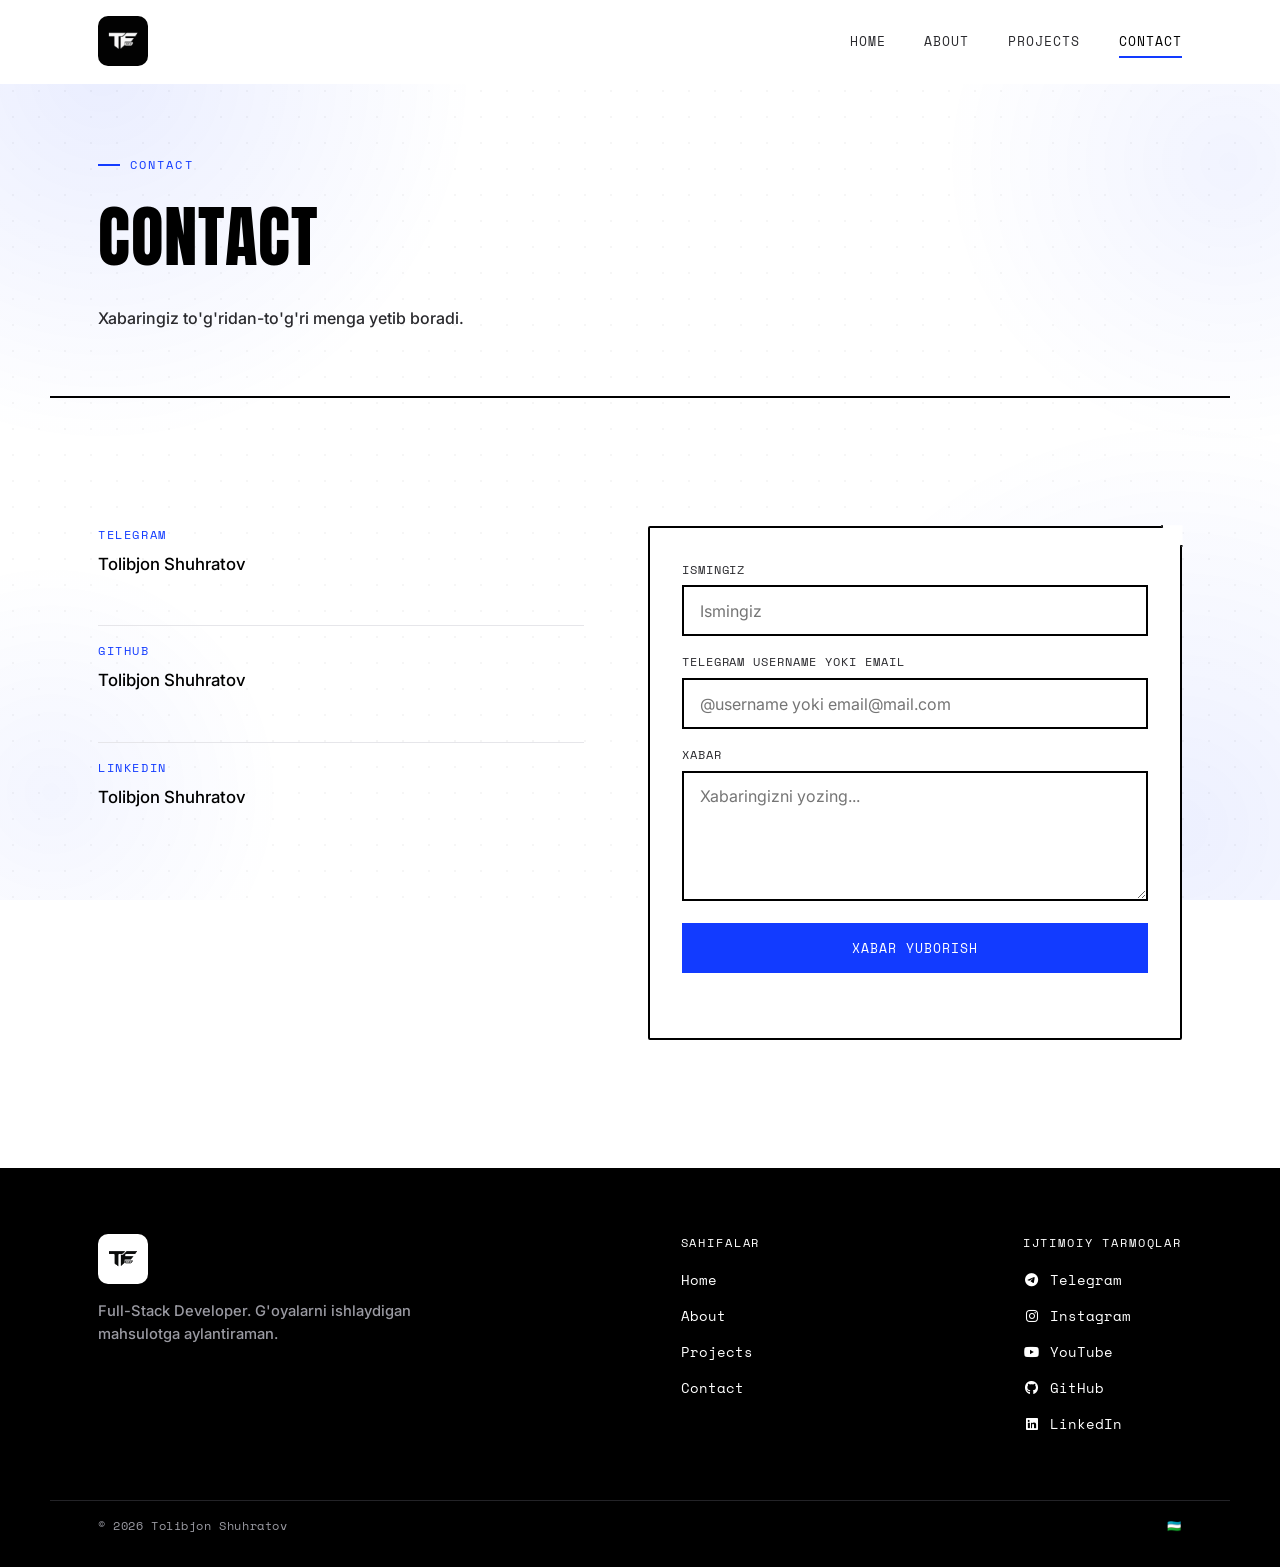
<file: contact.html>
<!DOCTYPE html>
<html lang="uz">
<head>
<meta charset="UTF-8">
<meta name="viewport" content="width=device-width, initial-scale=1.0">
<title>Contact — Tolibjon Shuhratov</title>

<link rel="icon" href="./images/Main logo T-F-dev 2.jpg">
<link rel="preconnect" href="https://fonts.googleapis.com">
<link rel="preconnect" href="https://fonts.gstatic.com" crossorigin>
<link href="https://fonts.googleapis.com/css2?family=Anton&family=Inter:wght@400;500;600&family=Space+Mono:wght@400;700&display=swap" rel="stylesheet">
<link rel="stylesheet" href="https://cdnjs.cloudflare.com/ajax/libs/font-awesome/6.5.1/css/all.min.css">

<link rel="stylesheet" href="css/variables.css">
<link rel="stylesheet" href="css/base.css">
<link rel="stylesheet" href="css/navbar.css">
<link rel="stylesheet" href="css/footer.css">
<link rel="stylesheet" href="css/contact.css">
</head>
<body>

<!-- ============ NAVBAR ============ -->
<header class="nav" id="siteNav">
  <div class="nav__inner">
    <a href="index.html" class="nav__logo">
      <img src="./images/Main logo T-F-dev 2.jpg" alt="Logo" onerror="this.style.display='none'">
    </a>
    <nav class="nav__links" id="navLinks">
      <a href="index.html" class="nav__link">Home</a>
      <a href="about.html" class="nav__link">About</a>
      <a href="projects.html" class="nav__link">Projects</a>
      <a href="contact.html" class="nav__link is-active">Contact</a>
    </nav>
    <button class="nav__burger" id="navBurger" aria-label="Menyuni ochish" aria-expanded="false">
      <span></span><span></span><span></span>
    </button>
  </div>
</header>

<!-- ============ CONTACT HERO ============ -->
<section class="contact-hero container">
  <p class="eyebrow">Contact</p>
  <h1 class="contact-hero__title">Contact</h1>
  <p class="contact-hero__lead">
    Xabaringiz to'g'ridan-to'g'ri menga yetib boradi.
  </p>
</section>

<!-- ============ CONTACT CONTENT ============ -->
<section class="container contact-layout">

  <div class="contact-info">
    <div class="contact-info__item">
      <p class="contact-info__label">Telegram</p>
      <p class="contact-info__value"><a href="https://t.me/tolibjon_developer" target="_blank" rel="noopener">Tolibjon Shuhratov</a></p>
    </div>
    <div class="contact-info__item">
      <p class="contact-info__label">GitHub</p>
      <p class="contact-info__value"><a href="https://github.com/Tolibjonshurhatov" target="_blank" rel="noopener">Tolibjon Shuhratov</a></p>
    </div>
    <div class="contact-info__item">
      <p class="contact-info__label">LinkedIn</p>
      <p class="contact-info__value"><a href="https://www.linkedin.com/in/tolibjon-shuhratov-9ba1553ba/" target="_blank" rel="noopener">Tolibjon Shuhratov</a></p>
    </div>
  </div>

  <form class="contact-form panel" id="contactForm" autocomplete="off">
    <div class="field">
      <label for="name">Ismingiz</label>
      <input type="text" id="name" name="name" placeholder="Ismingiz" required>
    </div>
    <div class="field">
      <label for="contact">Telegram username yoki email</label>
      <input type="text" id="contact" name="contact" placeholder="@username yoki email@mail.com" required>
    </div>
    <div class="field">
      <label for="message">Xabar</label>
      <textarea id="message" name="message" placeholder="Xabaringizni yozing..." required></textarea>
    </div>
    <button type="submit" class="btn btn--blue contact-form__submit" id="submitBtn">Xabar yuborish</button>
    <p class="form-status" id="formStatus"></p>
  </form>

</section>

<!-- ============ FOOTER ============ -->
<footer class="footer">
  <div class="container footer__inner">
    <div class="footer__brand">
      <div class="footer__logo">
        <img src="./images/Main logo T-F-dev 2.jpg" alt="Logo" onerror="this.style.display='none'">
      </div>
      <p class="footer__tag">Full-Stack Developer. G'oyalarni ishlaydigan mahsulotga aylantiraman.</p>
    </div>
    <div class="footer__col">
      <p class="footer__col-title">Sahifalar</p>
      <a class="footer__link" href="index.html">Home</a>
      <a class="footer__link" href="about.html">About</a>
      <a class="footer__link" href="projects.html">Projects</a>
      <a class="footer__link" href="contact.html">Contact</a>
    </div>

    <div class="footer__col">
      <p class="footer__col-title">Ijtimoiy tarmoqlar</p>
      <a class="footer__link" href="https://t.me/tolibjon_developer" target="_blank" rel="noopener"><i class="fa-brands fa-telegram"></i> Telegram</a>
      <a class="footer__link" href="https://instagram.com/tolibjon_shuhratov" target="_blank" rel="noopener"><i class="fa-brands fa-instagram"></i> Instagram</a>
      <a class="footer__link" href="https://www.youtube.com/channel/UCIuuOEX1LmV-xIZkvryFAFQ" target="_blank" rel="noopener"><i class="fa-brands fa-youtube"></i> YouTube</a>
      <a class="footer__link" href="https://github.com/Tolibjonshurhatov" target="_blank" rel="noopener"><i class="fa-brands fa-github"></i> GitHub</a>
      <a class="footer__link" href="https://www.linkedin.com/in/tolibjon-shuhratov-9ba1553ba/" target="_blank" rel="noopener"><i class="fa-brands fa-linkedin"></i> LinkedIn</a>
    </div>
  </div>
  <div class="container footer__bottom">
    <span>© 2026 Tolibjon Shuhratov</span>
    <span>🇺🇿</span>
  </div>
</footer>

<script src="js/navbar.js"></script>
<script src="js/contact.js"></script>
</body>
</html>
</file>
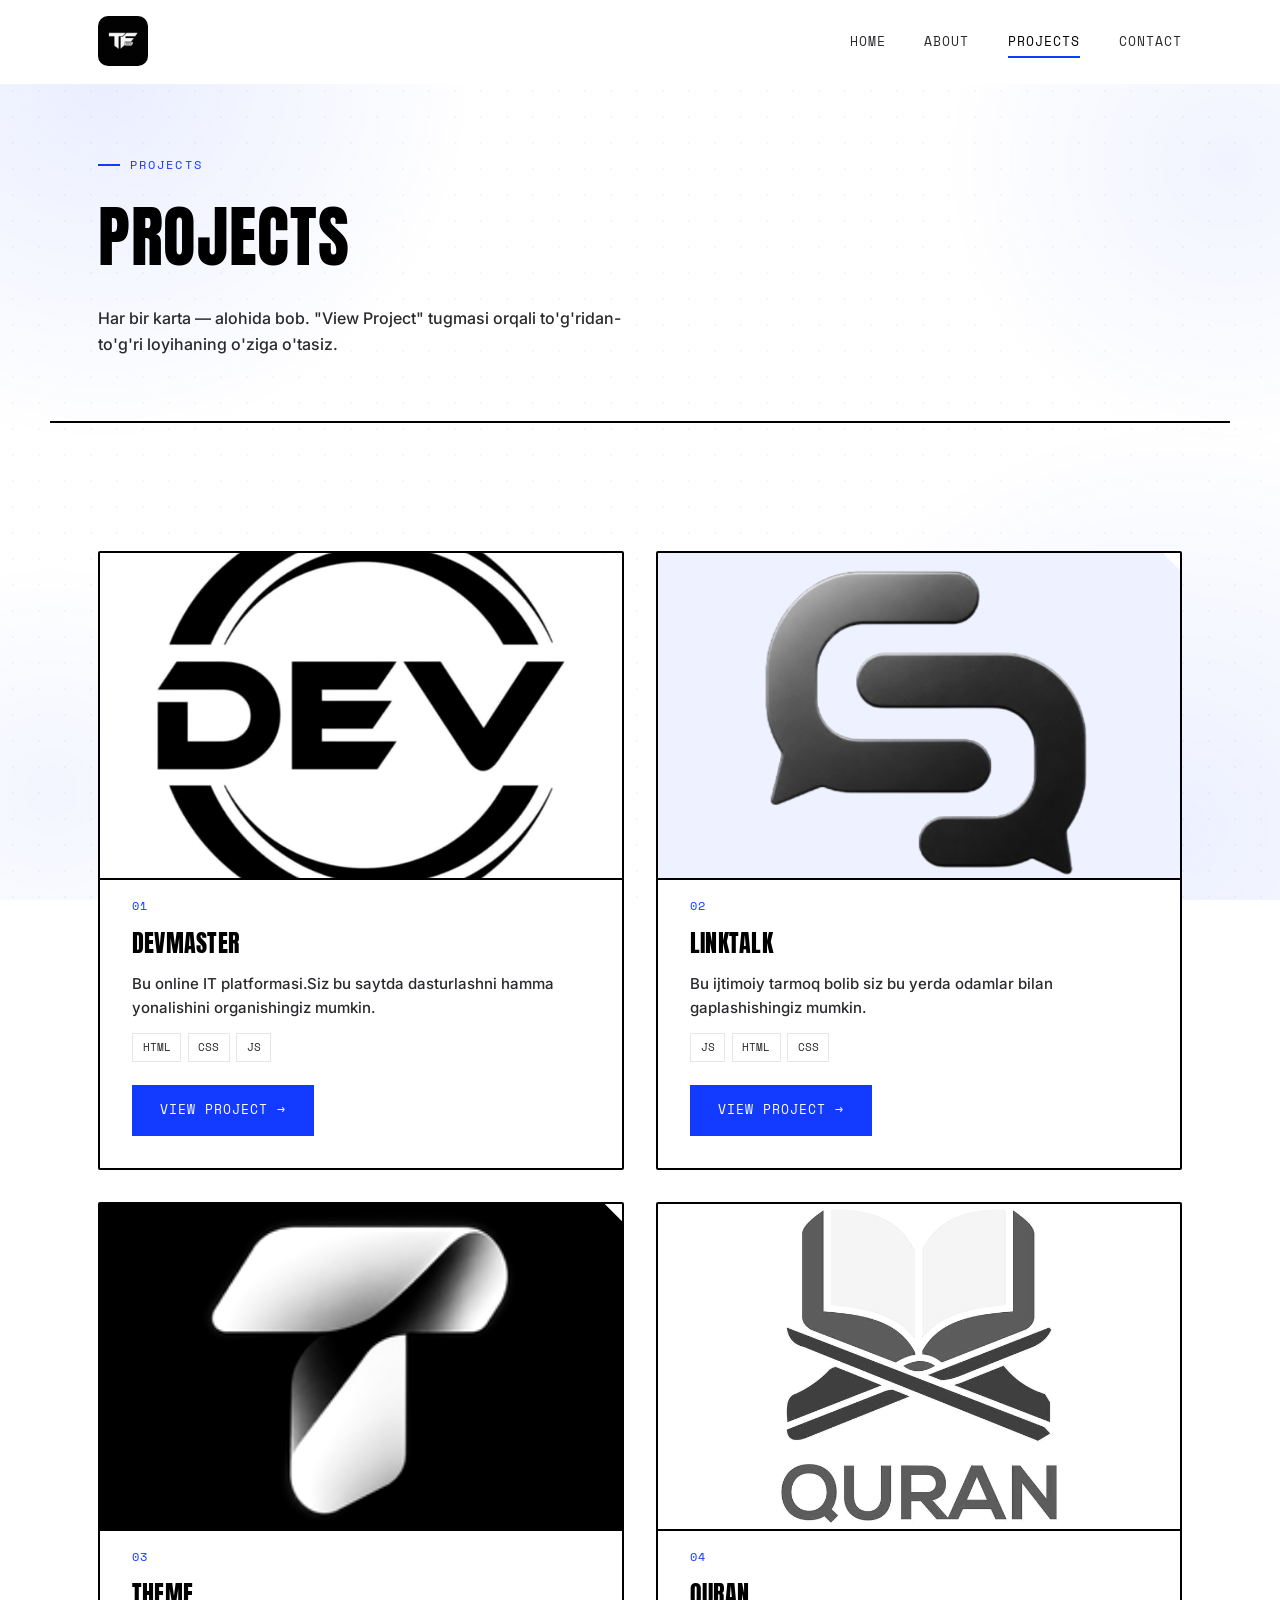
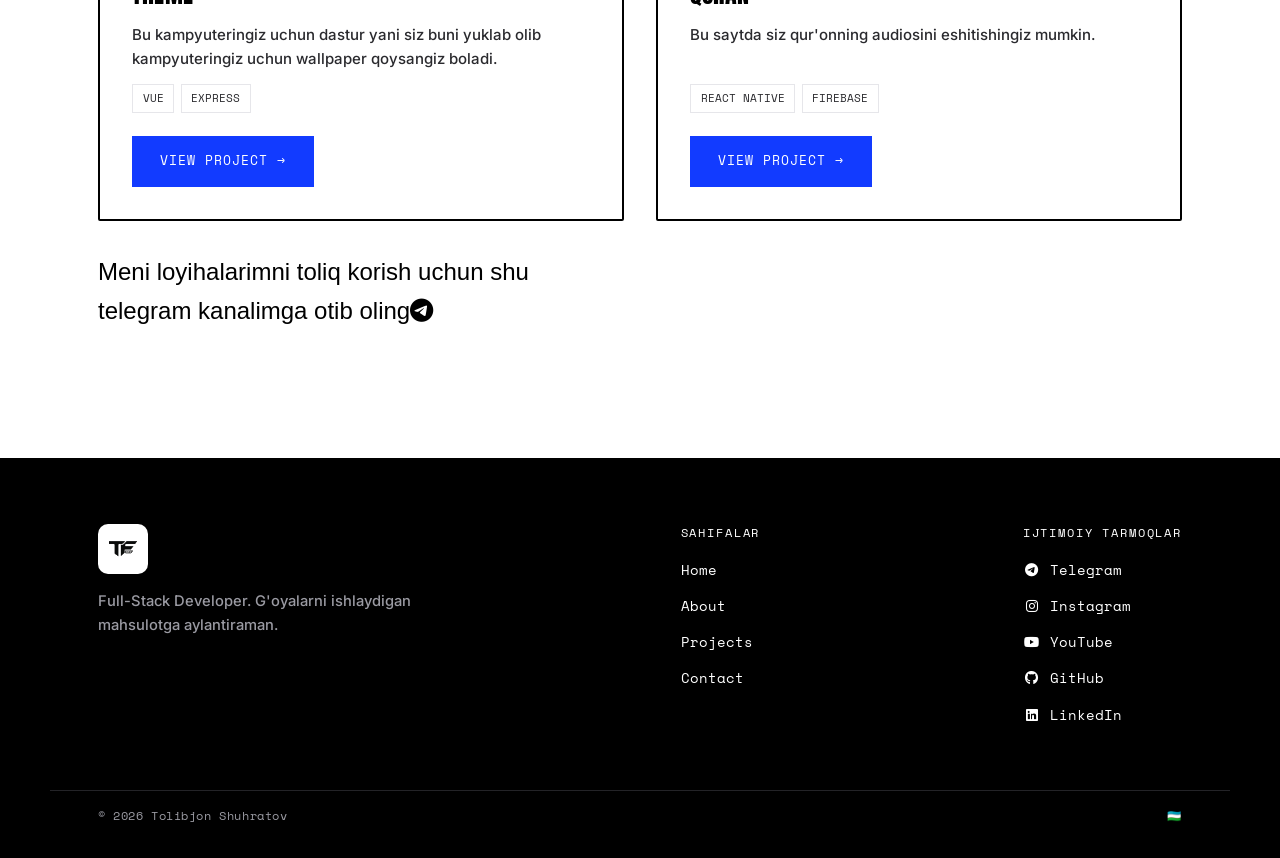
<file: projects.html>
<!DOCTYPE html>
<html lang="uz">
<head>
<meta charset="UTF-8">
<meta name="viewport" content="width=device-width, initial-scale=1.0">
<title>Projects — Tolibjon Shuhratov</title>
<link rel="icon" href="./images/Main logo T-F-dev 2.jpg">
<link rel="preconnect" href="https://fonts.googleapis.com">
<link rel="preconnect" href="https://fonts.gstatic.com" crossorigin>
<link href="https://fonts.googleapis.com/css2?family=Anton&family=Inter:wght@400;500;600&family=Space+Mono:wght@400;700&display=swap" rel="stylesheet">
<link rel="stylesheet" href="https://cdnjs.cloudflare.com/ajax/libs/font-awesome/6.5.1/css/all.min.css">

<link rel="stylesheet" href="css/variables.css">
<link rel="stylesheet" href="css/base.css">
<link rel="stylesheet" href="css/navbar.css">
<link rel="stylesheet" href="css/footer.css">
<link rel="stylesheet" href="css/projects.css">
</head>
<body>

<!-- ============ NAVBAR ============ -->
<header class="nav" id="siteNav">
  <div class="nav__inner">
    <a href="index.html" class="nav__logo">
      <img src="./images/Main logo T-F-dev 2.jpg" alt="Logo" onerror="this.style.display='none'">
    </a>
    <nav class="nav__links" id="navLinks">
      <a href="index.html" class="nav__link">Home</a>
      <a href="about.html" class="nav__link">About</a>
      <a href="projects.html" class="nav__link is-active">Projects</a>
      <a href="contact.html" class="nav__link">Contact</a>
    </nav>
    <button class="nav__burger" id="navBurger" aria-label="Menyuni ochish" aria-expanded="false">
      <span></span><span></span><span></span>
    </button>
  </div>
</header>

<!-- ============ PROJECTS HERO ============ -->
<section class="projects-hero container">
  <p class="eyebrow">Projects</p>
  <h1 class="projects-hero__title">Projects</h1>
  <p class="projects-hero__lead">
    Har bir karta — alohida bob. "View Project" tugmasi orqali to'g'ridan-to'g'ri
    loyihaning o'ziga o'tasiz.
  </p>
</section>

<!-- ============ PROJECTS GRID ============ -->
<section class="container projects-grid">

  <article class="project-card panel">
    <div class="project-card__media">
      <!-- Loyiha skrinshotini shu yerga qo'ying -->
      <img src="./images/devmaster.jpg" alt="Project 1" onerror="this.style.opacity='0'">
    </div>
    <div class="project-card__body">
      <p class="project-card__num">01</p>
      <h3 class="project-card__title">DevMaster</h3>
      <p class="project-card__desc">Bu online IT platformasi.Siz bu saytda dasturlashni hamma yonalishini organishingiz mumkin.</p>
      <div class="project-card__tags">
        <span>HTML</span><span>CSS</span><span>JS</span>
      </div>
      <!-- HREF ga o'zingizning loyiha havolangizni qo'ying -->
      <a href="https://tolibjonshurhatov.github.io/DevMaster./" target="_blank" rel="noopener" class="btn btn--blue project-card__link">View Project →</a>
    </div>
  </article>

  <article class="project-card panel">
    <div class="project-card__media">
      <img src="./images/LInkTalk.png" alt="Project 2" onerror="this.style.opacity='0'">
    </div>
    <div class="project-card__body">
      <p class="project-card__num">02</p>
      <h3 class="project-card__title">LInkTalk</h3>
      <p class="project-card__desc">Bu ijtimoiy tarmoq bolib siz bu yerda odamlar bilan gaplashishingiz mumkin.</p>
      <div class="project-card__tags">
        <span>JS</span><span>HTML</span><span>CSS</span>
      </div>
      <a href="https://tolibjonshurhatov.github.io/LInkTalk./" target="_blank" rel="noopener" class="btn btn--blue project-card__link">View Project →</a>
    </div>
  </article>

  <article class="project-card panel">
    <div class="project-card__media">
      <img src="./images/Theme.png" alt="Project 3" onerror="this.style.opacity='0'">
    </div>
    <div class="project-card__body">
      <p class="project-card__num">03</p>
      <h3 class="project-card__title">Theme</h3>
      <p class="project-card__desc">Bu kampyuteringiz uchun dastur yani siz buni yuklab olib kampyuteringiz uchun wallpaper qoysangiz boladi.</p>
      <div class="project-card__tags">
        <span>Vue</span><span>Express</span>
      </div>
      <a href="https://tolibjonshurhatov.github.io/Theme.app/" target="_blank" rel="noopener" class="btn btn--blue project-card__link">View Project →</a>
    </div>
  </article>

  <article class="project-card panel">
    <div class="project-card__media">
      <img src="./images/Quran.jpg" alt="Project 4" onerror="this.style.opacity='0'">
    </div>
    <div class="project-card__body">
      <p class="project-card__num">04</p>
      <h3 class="project-card__title">QURAN</h3>
      <p class="project-card__desc">Bu saytda siz qur'onning audiosini eshitishingiz mumkin.</p>
      <div class="project-card__tags">
        <span>React Native</span><span>Firebase</span>
      </div>
      <a href="https://tolibjonshurhatov.github.io/QURAN---L/" target="_blank" rel="noopener" class="btn btn--blue project-card__link">View Project →</a>
    </div>
  </article>
 <a class="pro" href="https://t.me/tolibjon_developer">Meni loyihalarimni toliq korish uchun shu telegram kanalimga otib oling<i class="fab fa-telegram"></i> </a> 
</section>

<!-- ============ FOOTER ============ -->
<footer class="footer">
  <div class="container footer__inner">
    <div class="footer__brand">
      <div class="footer__logo">
        <img src="./images/Main logo T-F-dev 2.jpg" alt="Logo" onerror="this.style.display='none'">
      </div>
      <p class="footer__tag">Full-Stack Developer. G'oyalarni ishlaydigan mahsulotga aylantiraman.</p>
    </div>
    <div class="footer__col">
      <p class="footer__col-title">Sahifalar</p>
      <a class="footer__link" href="index.html">Home</a>
      <a class="footer__link" href="about.html">About</a>
      <a class="footer__link" href="projects.html">Projects</a>
      <a class="footer__link" href="contact.html">Contact</a>
    </div>

    <div class="footer__col">
      <p class="footer__col-title">Ijtimoiy tarmoqlar</p>
      <a class="footer__link" href="https://t.me/tolibjon_developer" target="_blank" rel="noopener"><i class="fa-brands fa-telegram"></i> Telegram</a>
      <a class="footer__link" href="https://instagram.com/tolibjon_shuhratov" target="_blank" rel="noopener"><i class="fa-brands fa-instagram"></i> Instagram</a>
      <a class="footer__link" href="https://www.youtube.com/channel/UCIuuOEX1LmV-xIZkvryFAFQ" target="_blank" rel="noopener"><i class="fa-brands fa-youtube"></i> YouTube</a>
      <a class="footer__link" href="https://github.com/Tolibjonshurhatov" target="_blank" rel="noopener"><i class="fa-brands fa-github"></i> GitHub</a>
      <a class="footer__link" href="https://www.linkedin.com/in/tolibjon-shuhratov-9ba1553ba/" target="_blank" rel="noopener"><i class="fa-brands fa-linkedin"></i> LinkedIn</a>
    </div>
  </div>
  <div class="container footer__bottom">
    <span>© 2026 Tolibjon Shuhratov</span>
    <span>🇺🇿</span>
  </div>
</footer>

<script src="js/navbar.js"></script>
</body>
</html>
</file>
<file: css/variables.css>
/* =========================================================
   TOLIBJON SHUHRATOV — PORTFOLIO
   variables.css — design tokens (rang, shrift, bo'shliq)
   ========================================================= */

:root{
  /* --- Ranglar (haqiqiy oq/qora, ozgina kok) --- */
  --white:        #ffffff;
  --paper:        #ffffff;   /* haqiqiy oq — panellar ham shu fonda */
  --ink:          #000000;   /* asosiy qora matn — toza qora */
  --ink-soft:     #2a2a2e;   /* ikkinchi darajali matn — baribir to'q */
  --line:         #e6e6ea;   /* nozik chiziqlar */
  --line-strong:  #000000;   /* qalin manga panel chegarasi */
  --blue:         #123bff;   /* signature kok rang */
  --blue-deep:    #0026c7;
  --blue-mist:    #eef1ff;   /* juda ochiq kok fon */

  /* --- Qora footer uchun alohida palitra --- */
  --footer-bg:      #000000;
  --footer-text:    #f2f2f4;
  --footer-text-soft:#9a9aa2;
  --footer-line:    #232327;

  /* --- Shriftlar --- */
  --font-display: 'Anton', sans-serif;
  --font-body:    'Inter', sans-serif;
  --font-mono:    'Space Mono', monospace;

  /* --- Bo'shliqlar --- */
  --gap-xs: .5rem;
  --gap-sm: 1rem;
  --gap-md: 2rem;
  --gap-lg: 4rem;
  --gap-xl: 8rem;

  /* --- Boshqa --- */
  --radius: 2px;
  --nav-h: 84px;
  --nav-h-scrolled: 62px;
  --ease: cubic-bezier(.65,0,.35,1);
}
</file>
<file: css/base.css>
/* =========================================================
   base.css — reset, typografiya, umumiy utility klasslar
   ========================================================= */

*, *::before, *::after{ box-sizing:border-box; }
html{ scroll-behavior:smooth; }
body{
  position:relative;
  margin:0;
  background:var(--white);
  color:var(--ink);
  font-family:var(--font-body);
  font-weight:500;
  font-size:16px;
  line-height:1.6;
  -webkit-font-smoothing:antialiased;
  overflow-x:hidden;
}

/* =========================================================
   Fon effekti — sayt haqiqiy oq bo'lib qoladi, lekin ortida
   yumshoq kok "siyoh dog'lari" + juda nozik halftone nuqta
   naqshi suzib turadi. Barcha sahifalarda bir xil (fixed).
   ========================================================= */
body::before{
  content:"";
  position:fixed;
  inset:0;
  z-index:-2;
  pointer-events:none;
  background:
    radial-gradient(620px circle at 8% 8%,   rgba(18,59,255,.09), transparent 60%),
    radial-gradient(520px circle at 96% 18%, rgba(18,59,255,.06), transparent 55%),
    radial-gradient(680px circle at 92% 92%, rgba(18,59,255,.08), transparent 60%),
    radial-gradient(420px circle at 4% 88%,  rgba(18,59,255,.05), transparent 55%);
}
body::after{
  content:"";
  position:fixed;
  inset:0;
  z-index:-1;
  pointer-events:none;
  background-image:radial-gradient(#000 1px, transparent 1.4px);
  background-size:26px 26px;
  opacity:.035;
}
img{ max-width:100%; display:block; }
a{ color:inherit; text-decoration:none; }
ul{ list-style:none; margin:0; padding:0; }
h1,h2,h3,h4{ margin:0; font-family:var(--font-display); font-weight:400; letter-spacing:.01em; }
p{ margin:0; }
button{ font-family:inherit; cursor:pointer; }

:focus-visible{
  outline:3px solid var(--blue);
  outline-offset:2px;
}

.container{
  width:100%;
  max-width:1180px;
  margin-inline:auto;
  padding-inline:clamp(1.25rem, 4vw, 3rem);
}

/* --- "Bob" (chapter) yorlig'i — manga bo'limlari uchun --- */
.eyebrow{
  display:inline-flex;
  align-items:center;
  gap:.6rem;
  font-family:var(--font-mono);
  font-size:.75rem;
  letter-spacing:.18em;
  text-transform:uppercase;
  color:var(--blue);
}
.eyebrow::before{
  content:"";
  width:22px;
  height:2px;
  background:var(--blue);
}

/* --- Halftone (manga nuqta) fon naqshi --- */
.halftone{
  background-image:radial-gradient(var(--ink) 1px, transparent 1.4px);
  background-size:14px 14px;
  opacity:.06;
}

/* --- Manga panel: qalin qora chegara + burchak burmasi --- */
.panel{
  position:relative;
  background:var(--paper);
  border:2.5px solid var(--line-strong);
  border-radius:var(--radius);
}
.panel::after{
  content:"";
  position:absolute;
  top:-2.5px; right:-2.5px;
  width:22px; height:22px;
  background:var(--white);
  border-left:2.5px solid var(--line-strong);
  border-bottom:2.5px solid var(--line-strong);
  clip-path:polygon(0 0, 100% 0, 100% 100%);
}

.btn{
  display:inline-flex;
  align-items:center;
  gap:.5rem;
  padding:.85rem 1.6rem;
  background:var(--ink);
  color:var(--white);
  font-family:var(--font-mono);
  font-size:.8rem;
  letter-spacing:.08em;
  text-transform:uppercase;
  border:2px solid var(--ink);
  transition:background .25s var(--ease), color .25s var(--ease), transform .2s var(--ease);
}
.btn:hover{ background:var(--blue); border-color:var(--blue); transform:translate(-2px,-2px); }
.btn--ghost{ background:transparent; color:var(--ink); }
.btn--ghost:hover{ background:var(--ink); color:var(--white); border-color:var(--ink); }
.btn--blue{ background:var(--blue); border-color:var(--blue); }
.btn--blue:hover{ background:var(--blue-deep); border-color:var(--blue-deep); }

.section{ padding-block:var(--gap-xl); }
.section--tight{ padding-block:var(--gap-lg); }

@media (max-width:720px){
  .section{ padding-block:var(--gap-lg); }
}
</file>
<file: css/navbar.css>
/* =========================================================
   navbar.css — yuqorida to'liq, scrollda blur bo'ladigan navbar
   ========================================================= */

.nav{
  position:fixed;
  inset-inline:0;
  top:0;
  z-index:1000;
  height:var(--nav-h);
  display:flex;
  align-items:center;
  background:var(--white);
  border-bottom:2px solid transparent;
  transition:height .35s var(--ease), background .35s var(--ease),
             border-color .35s var(--ease), box-shadow .35s var(--ease);
}

/* Scroll bo'lganda: kichraydi + blur + soya + chegara chiqadi */
.nav.is-scrolled{
  height:var(--nav-h-scrolled);
  background:rgba(255,255,255,.7);
  -webkit-backdrop-filter:blur(14px) saturate(140%);
  backdrop-filter:blur(14px) saturate(140%);
  border-color:var(--line);
  box-shadow:0 12px 30px -20px rgba(12,12,14,.35);
}

.nav__inner{
  width:100%;
  max-width:1180px;
  margin-inline:auto;
  padding-inline:clamp(1.25rem, 4vw, 3rem);
  display:flex;
  align-items:center;
  justify-content:space-between;
  gap:var(--gap-md);
}

/* --- Logo joyi: rasmni o'zingiz src="" ichiga qo'yasiz --- */
.nav__logo{
  display:flex;
  align-items:center;
  gap:.6rem;
  font-family:var(--font-display);
  font-size:1.1rem;
  letter-spacing:.02em;
  flex-shrink:0;
}
.nav__logo img{
  height:50px;
  width:50px;
  object-fit:contain;
  transition:height .35s var(--ease);
  border-radius: 20%;
}
.nav.is-scrolled .nav__logo img{ height:39px;border-radius: 20%; }

/* --- Asosiy menyu --- */
.nav__links{
  display:flex;
  align-items:center;
  gap:clamp(1.2rem, 3vw, 2.6rem);
}
.nav__link{
  position:relative;
  font-family:var(--font-mono);
  font-size:.82rem;
  letter-spacing:.08em;
  text-transform:uppercase;
  color:var(--ink-soft);
  padding-block:.4rem;
  transition:color .2s var(--ease);
}
.nav__link::after{
  content:"";
  position:absolute;
  left:0; right:100%;
  bottom:0;
  height:2px;
  background:var(--blue);
  transition:right .28s var(--ease);
}
.nav__link:hover,
.nav__link.is-active{ color:var(--ink); }
.nav__link:hover::after,
.nav__link.is-active::after{ right:0; }

/* --- Burger (mobil) --- */
.nav__burger{
  display:none;
  flex-direction:column;
  justify-content:center;
  gap:5px;
  width:40px;
  height:40px;
  border:2px solid var(--ink);
  background:var(--white);
  padding:0;
}
.nav__burger span{
  display:block;
  width:18px;
  height:2px;
  margin-inline:auto;
  background:var(--ink);
  transition:transform .3s var(--ease), opacity .3s var(--ease), background .3s var(--ease);
}
.nav__burger.is-open span:nth-child(1){ transform:translateY(7px) rotate(45deg); }
.nav__burger.is-open span:nth-child(2){ opacity:0; }
.nav__burger.is-open span:nth-child(3){ transform:translateY(-7px) rotate(-45deg); }
.nav__burger.is-open{ background:var(--blue-mist); border-color:var(--blue); }
.nav__burger.is-open span{ background:var(--blue); }

@media (max-width:860px){
  .nav__links{
    position:fixed;
    top:var(--nav-h-scrolled);
    left:0; right:0;
    flex-direction:column;
    align-items:flex-start;
    gap:0;
    background:rgba(255,255,255,.92);
    -webkit-backdrop-filter:blur(16px);
    backdrop-filter:blur(16px);
    border-bottom:2px solid var(--line-strong);
    max-height:0;
    overflow:hidden;
    opacity:0;
    transition:max-height .4s var(--ease), opacity .3s var(--ease);
  }
  .nav__links.is-open{
    max-height:400px;
    opacity:1;
  }
  .nav__link{
    width:100%;
    padding:1.1rem clamp(1.25rem,4vw,3rem);
    border-bottom:1px solid var(--line);
    /* Bosilganda ko'k rangda "belgilanib qolmasligi" uchun: */
    -webkit-tap-highlight-color:transparent;
  }
  .nav__link::after{ display:none; }
  .nav__link:active,
  .nav__link:hover{ background:var(--blue-mist); color:var(--blue); }
  .nav__burger{ display:flex; }
}
</file>
<file: css/footer.css>
/* =========================================================
   footer.css
   ========================================================= */

.footer{
  border-top:2.5px solid var(--line-strong);
  background:var(--footer-bg);
  color:var(--footer-text);
  padding-block:var(--gap-lg) var(--gap-md);
}
.footer__inner{
  display:flex;
  justify-content:space-between;
  align-items:flex-start;
  gap:var(--gap-lg);
  flex-wrap:wrap;
}
.footer__brand{
  display:flex;
  flex-direction:column;
  gap:var(--gap-sm);
  max-width:320px;
}
.footer__logo{
  display:flex;
  align-items:center;
  gap:.6rem;
  font-family:var(--font-display);
  font-size:1.3rem;
  color:var(--footer-text);
}
/* Logotip odatda qora chizilgan bo'ladi — qora fonda ko'rinishi
   uchun avtomatik oqartiriladi. Agar logoyingiz allaqachon oq/rangli
   bo'lsa, shu qatorni o'chirib qo'yishingiz mumkin. */
.footer__logo img{ height:50px; width:50px; object-fit:contain; filter:invert(1) brightness(1.4);border-radius: 20%; }
.footer__tag{
  color:var(--footer-text-soft);
  font-size:.92rem;
}

/* Menyu va Socials — bir xil ustunma-ustun (vertikal) uslubda */
.footer__col{
  display:flex;
  flex-direction:column;
  gap:.9rem;
}
.footer__col-title{
  font-family:var(--font-mono);
  font-size:.72rem;
  letter-spacing:.16em;
  text-transform:uppercase;
  color:var(--white);
  margin-bottom:.2rem;
}
.footer__link{
  display:flex;
  align-items:center;
  gap:.6rem;
  font-family:var(--font-mono);
  font-size:.85rem;
  color:var(--white);
  transition:color .2s var(--ease), transform .2s var(--ease);
}
.footer__link i{ width:18px; text-align:center; flex-shrink:0; color:var(--white); }
.footer__link:hover{ color:var(--white); transform:translateX(4px); }

.footer__bottom{
  margin-top:var(--gap-lg);
  padding-top:var(--gap-sm);
  border-top:1px solid var(--footer-line);
  display:flex;
  justify-content:space-between;
  flex-wrap:wrap;
  gap:.5rem;
  font-family:var(--font-mono);
  font-size:.72rem;
  letter-spacing:.05em;
  color:var(--footer-text-soft);
}

@media (max-width:600px){
  .footer__inner{ flex-direction:column; gap:var(--gap-md); }
}
</file>
<file: css/contact.css>
/* =========================================================
   contact.css
   ========================================================= */

.contact-hero{
  padding-top:calc(var(--nav-h) + var(--gap-lg));
  padding-bottom:var(--gap-lg);
  border-bottom:2.5px solid var(--line-strong);
}
.contact-hero__title{
  font-size:clamp(2.4rem, 6vw, 4.2rem);
  text-transform:uppercase;
  margin-top:var(--gap-xs);
}
.contact-hero__lead{
  max-width:56ch;
  margin-top:var(--gap-sm);
  color:var(--ink-soft);
}

.contact-layout{
  padding-block:var(--gap-xl);
  display:grid;
  grid-template-columns:1fr 1.1fr;
  gap:var(--gap-lg);
  align-items:start;
}

.contact-info{
  display:flex;
  flex-direction:column;
  gap:var(--gap-md);
}
.contact-info__item{
  padding-block:var(--gap-sm);
  border-top:1px solid var(--line);
}
.contact-info__item:first-child{ border-top:none; padding-top:0; }
.contact-info__label{
  font-family:var(--font-mono);
  font-size:.72rem;
  letter-spacing:.14em;
  text-transform:uppercase;
  color:var(--blue);
}
.contact-info__value{
  margin-top:.4rem;
  font-size:1.05rem;
}

/* --- Forma --- */
.contact-form{
  padding:var(--gap-md);
  display:flex;
  flex-direction:column;
  gap:var(--gap-sm);
}
.field{ display:flex; flex-direction:column; gap:.4rem; }
.field label{
  font-family:var(--font-mono);
  font-size:.75rem;
  letter-spacing:.08em;
  text-transform:uppercase;
  color:var(--ink-soft);
}
.field input,
.field textarea{
  font-family:var(--font-body);
  font-size:1rem;
  padding:.85rem 1rem;
  border:2px solid var(--line-strong);
  background:var(--white);
  color:var(--ink);
  transition:border-color .2s var(--ease), box-shadow .2s var(--ease);
}
.field textarea{ resize:vertical; min-height:130px; }
.field input:focus,
.field textarea:focus{
  outline:none;
  border-color:var(--blue);
  box-shadow:0 0 0 4px var(--blue-mist);
}

.contact-form__submit{
  margin-top:.4rem;
  justify-content:center;
}
.contact-form__submit:disabled{
  opacity:.6;
  cursor:not-allowed;
  transform:none;
}

.form-status{
  font-family:var(--font-mono);
  font-size:.85rem;
  min-height:1.2em;
}
.form-status.is-success{ color:var(--blue); }
.form-status.is-error{ color:#c62828; }

@media (max-width:860px){
  .contact-layout{ grid-template-columns:1fr; }
}
</file>
<file: css/projects.css>
/* =========================================================
   projects.css
   ========================================================= */
.pro {
  font-size: x-large;
  font-family:'Lucida Sans', 'Lucida Sans Regular', 'Lucida Grande', 'Lucida Sans Unicode', Geneva, Verdana, sans-serif
}

.pro:hover {
  color: blue;
}

.projects-hero{
  padding-top:calc(var(--nav-h) + var(--gap-lg));
  padding-bottom:var(--gap-lg);
  border-bottom:2.5px solid var(--line-strong);
}
.projects-hero__title{
  font-size:clamp(2.4rem, 6vw, 4.2rem);
  text-transform:uppercase;
  margin-top:var(--gap-xs);
}
.projects-hero__lead{
  max-width:56ch;
  margin-top:var(--gap-sm);
  color:var(--ink-soft);
}

.projects-grid{
  padding-block:var(--gap-xl);
  display:grid;
  grid-template-columns:repeat(2, 1fr);
  gap:var(--gap-md);
}

.project-card{
  display:flex;
  flex-direction:column;
  overflow:hidden;
}
.project-card__media{
  aspect-ratio:16/10;
  overflow:hidden;
  border-bottom:2.5px solid var(--line-strong);
  background:var(--blue-mist);
}
.project-card__media img{
  width:100%; height:100%;
  object-fit:cover;
  filter:grayscale(1) contrast(1.05);
  transition:transform .5s var(--ease), filter .4s var(--ease);
}
.project-card:hover .project-card__media img{
  transform:scale(1.06);
  filter:grayscale(0);
}
.project-card__body{
  padding:var(--gap-sm) var(--gap-md) var(--gap-md);
  display:flex;
  flex-direction:column;
  gap:.6rem;
  flex:1;
}
.project-card__num{
  font-family:var(--font-mono);
  font-size:.75rem;
  color:var(--blue);
  letter-spacing:.1em;
}
.project-card__title{
  font-size:1.5rem;
  text-transform:uppercase;
}
.project-card__desc{
  color:var(--ink-soft);
  font-size:.94rem;
  flex:1;
}
.project-card__tags{
  display:flex;
  flex-wrap:wrap;
  gap:.4rem;
  margin-top:.2rem;
}
.project-card__tags span{
  font-family:var(--font-mono);
  font-size:.68rem;
  padding:.3rem .6rem;
  border:1.5px solid var(--line);
  color:var(--ink-soft);
  text-transform:uppercase;
}
.project-card__link{
  margin-top:.8rem;
  align-self:flex-start;
}

@media (max-width:820px){
  .projects-grid{ grid-template-columns:1fr; }
}
</file>
